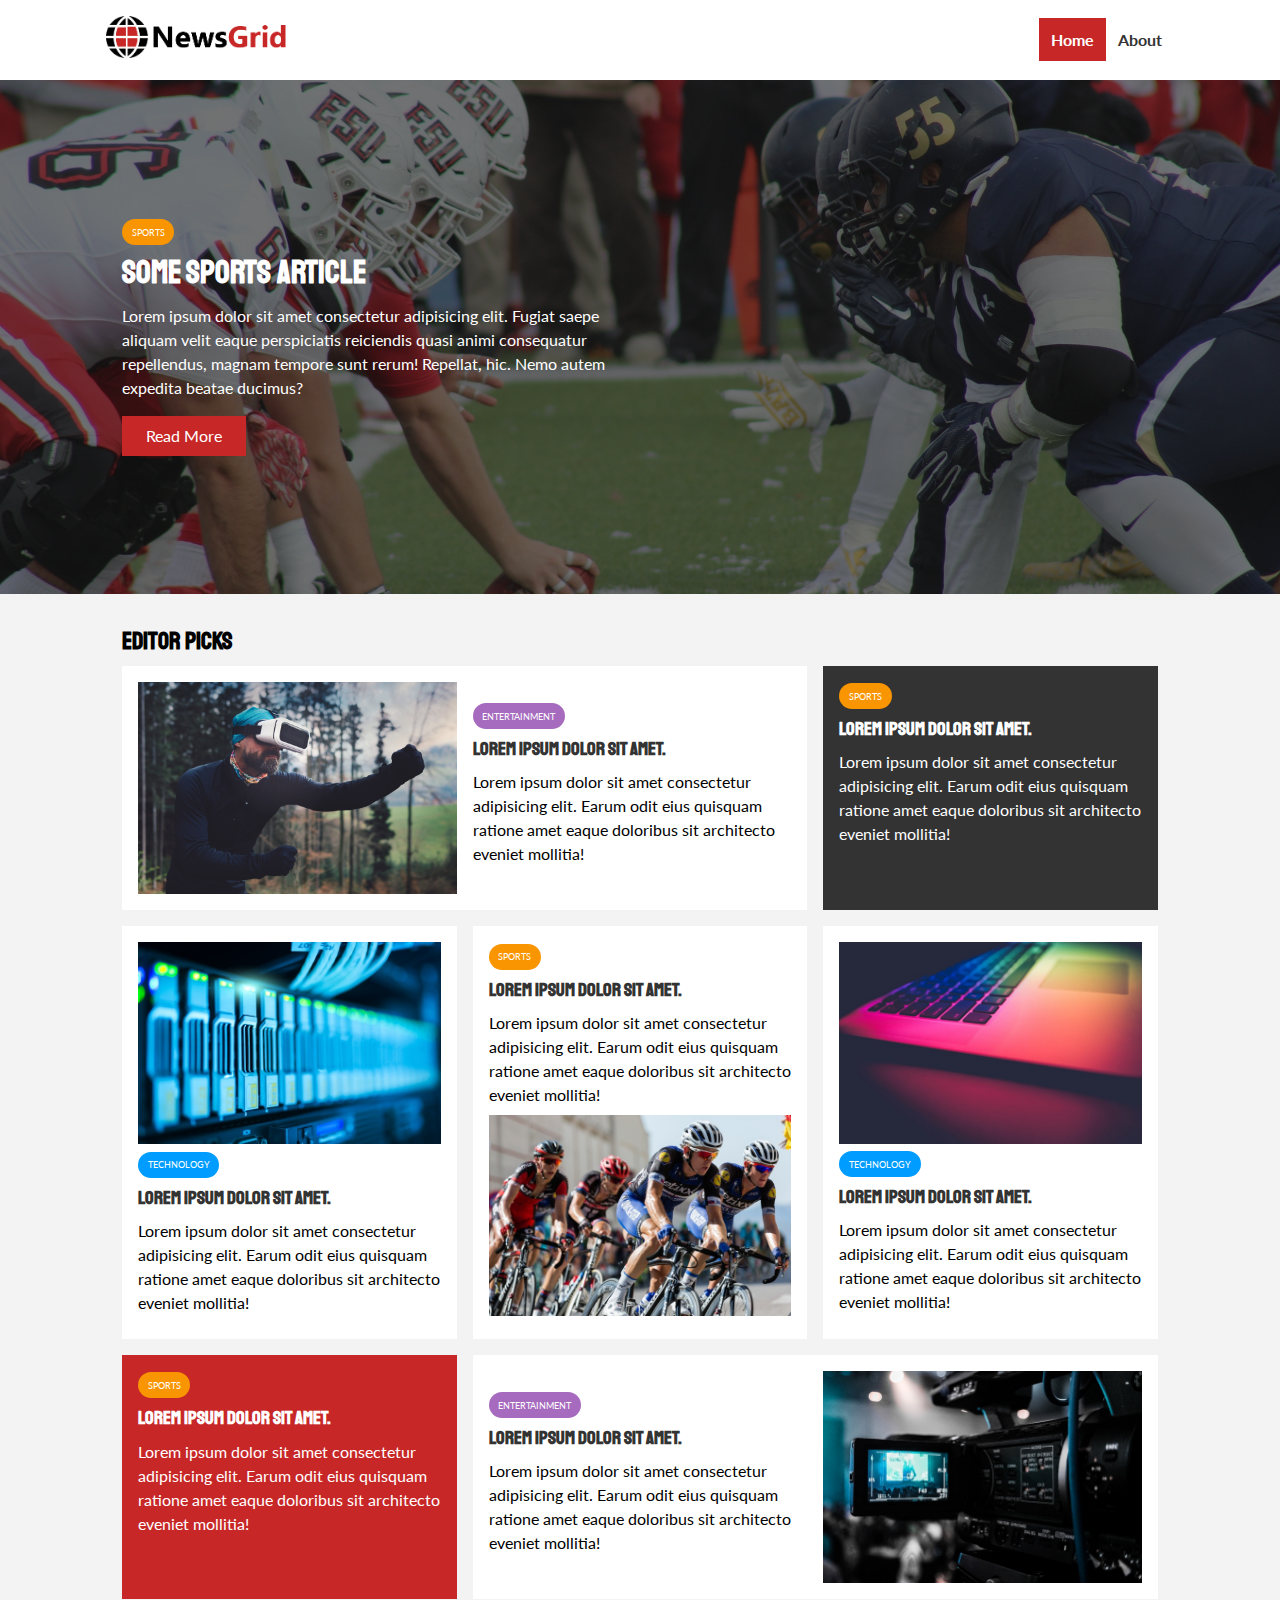
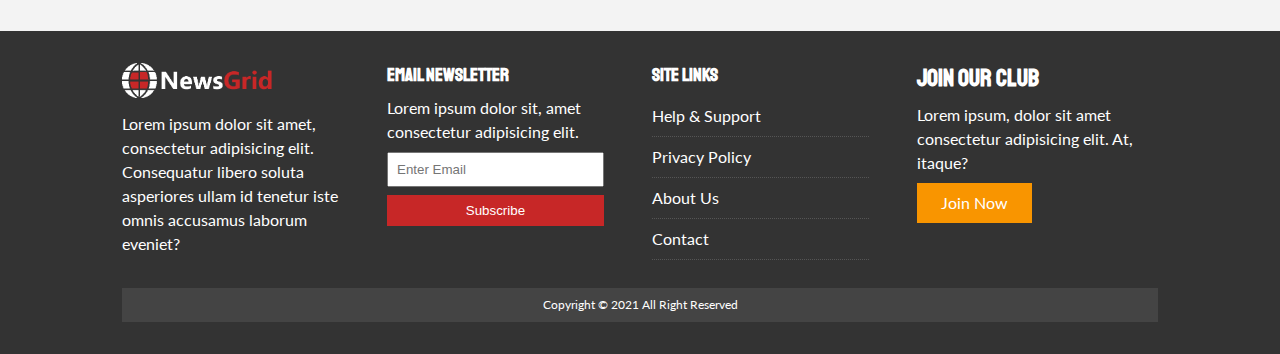
<file: index.html>
<!DOCTYPE html>
<html lang="en">
  <head>
    <meta charset="UTF-8" />
    <meta http-equiv="X-UA-Compatible" content="IE=edge" />
    <meta name="viewport" content="width=device-width, initial-scale=1.0" />

    <link
      rel="stylesheet"
      href="https://cdnjs.cloudflare.com/ajax/libs/font-awesome/6.0.0-beta2/css/all.min.css"
      integrity="sha512-YWzhKL2whUzgiheMoBFwW8CKV4qpHQAEuvilg9FAn5VJUDwKZZxkJNuGM4XkWuk94WCrrwslk8yWNGmY1EduTA=="
      crossorigin="anonymous"
      referrerpolicy="no-referrer"
    />
    <link rel="preconnect" href="https://fonts.googleapis.com" />
    <link rel="preconnect" href="https://fonts.gstatic.com" crossorigin />
    <link
      href="https://fonts.googleapis.com/css2?family=Lato:wght@300;400&family=Staatliches&display=swap"
      rel="stylesheet"
    />
    <link rel="stylesheet" href="./css/style.css" />
    <link
      rel="stylesheet"
      media="screen and (max-width: 768px)"
      href="./css/mobile.css"
    />
    <link rel="icon" type="image/png" href="./img/icon.png" />
    <title>NewsGrid | Latest News</title>
  </head>
  <body>
    <nav id="main-nav">
      <div class="container">
        <a href="./index.html">
          <img src="./img/logo.png" alt="NewsGrid" class="logo" />
        </a>
        <div class="social">
          <a href="#" target="_blank"><i class="fab fa-facebook fa-2x"></i></a>
          <a href="#" target="_blank"><i class="fab fa-twitter fa-2x"></i></a>
          <a href="#" target="_blank"><i class="fab fa-instagram fa-2x"></i></a>
          <a href="#" target="_blank"><i class="fab fa-youtube fa-2x"></i></a>
        </div>
        <ul>
          <li>
            <a class="current" href="index.html">Home</a>
          </li>
          <li>
            <a href="about.html">About</a>
          </li>
        </ul>
      </div>
    </nav>

    <!-- Showcase -->
    <header id="showcase">
      <div class="container">
        <div class="showcase-container">
          <div class="showcase-content">
            <div class="category category-sports">Sports</div>
            <h1>Some Sports Article</h1>
            <p>
              Lorem ipsum dolor sit amet consectetur adipisicing elit. Fugiat
              saepe aliquam velit eaque perspiciatis reiciendis quasi animi
              consequatur repellendus, magnam tempore sunt rerum! Repellat, hic.
              Nemo autem expedita beatae ducimus?
            </p>

            <a href="article.html" class="btn btn-primary">Read More</a>
          </div>
        </div>
      </div>
    </header>

    <!-- Home Articles -->
    <section id="home-articles" class="py-2">
      <div class="container">
        <h2>Editor Picks</h2>
        <div class="articles-container">
          <article class="card">
            <img src="./img/articles/ent1.jpg" alt="" />
            <div>
              <div class="category category-ent">Entertainment</div>
              <h3>
                <a href="article.html">Lorem ipsum dolor sit amet.</a>
              </h3>
              <p>
                Lorem ipsum dolor sit amet consectetur adipisicing elit. Earum
                odit eius quisquam ratione amet eaque doloribus sit architecto
                eveniet mollitia!
              </p>
            </div>
          </article>

          <article class="card bg-dark">
            <div class="category category-sports">Sports</div>
            <h3>
              <a href="article.html">Lorem ipsum dolor sit amet.</a>
            </h3>
            <p>
              Lorem ipsum dolor sit amet consectetur adipisicing elit. Earum
              odit eius quisquam ratione amet eaque doloribus sit architecto
              eveniet mollitia!
            </p>
          </article>

          <article class="card">
            <img src="./img/articles/tech1.jpg" alt="" />
            <div class="category category-tech">Technology</div>
            <h3>
              <a href="article.html">Lorem ipsum dolor sit amet.</a>
            </h3>
            <p>
              Lorem ipsum dolor sit amet consectetur adipisicing elit. Earum
              odit eius quisquam ratione amet eaque doloribus sit architecto
              eveniet mollitia!
            </p>
          </article>

          <article class="card">
            <div class="category category-sports">Sports</div>
            <h3>
              <a href="article.html">Lorem ipsum dolor sit amet.</a>
            </h3>
            <p>
              Lorem ipsum dolor sit amet consectetur adipisicing elit. Earum
              odit eius quisquam ratione amet eaque doloribus sit architecto
              eveniet mollitia!
            </p>
            <img src="./img/articles/sports1.jpg" alt="" />
          </article>

          <article class="card">
            <img src="./img/articles/tech2.jpg" alt="" />
            <div class="category category-tech">Technology</div>
            <h3>
              <a href="article.html">Lorem ipsum dolor sit amet.</a>
            </h3>
            <p>
              Lorem ipsum dolor sit amet consectetur adipisicing elit. Earum
              odit eius quisquam ratione amet eaque doloribus sit architecto
              eveniet mollitia!
            </p>
          </article>

          <article class="card bg-primary">
            <div class="category category-sports">Sports</div>
            <h3>
              <a href="article.html">Lorem ipsum dolor sit amet.</a>
            </h3>
            <p>
              Lorem ipsum dolor sit amet consectetur adipisicing elit. Earum
              odit eius quisquam ratione amet eaque doloribus sit architecto
              eveniet mollitia!
            </p>
          </article>

          <article class="card">
            <div>
              <div class="category category-ent">Entertainment</div>
              <h3>
                <a href="article.html">Lorem ipsum dolor sit amet.</a>
              </h3>
              <p>
                Lorem ipsum dolor sit amet consectetur adipisicing elit. Earum
                odit eius quisquam ratione amet eaque doloribus sit architecto
                eveniet mollitia!
              </p>
            </div>
            <img src="./img/articles/ent2.jpg" alt="" />
          </article>
        </div>
      </div>
    </section>

    <!-- Footer -->
    <footer id="main-footer" class="py-2">
      <div class="container footer-container">
        <div>
          <img src="./img/logo_light.png" alt="Newsgrid" />
          <p>
            Lorem ipsum dolor sit amet, consectetur adipisicing elit.
            Consequatur libero soluta asperiores ullam id tenetur iste omnis
            accusamus laborum eveniet?
          </p>
        </div>
        <div>
          <h3>Email Newsletter</h3>
          <p>Lorem ipsum dolor sit, amet consectetur adipisicing elit.</p>
          <form>
            <input type="email" placeholder="Enter Email" />
            <input type="submit" value="Subscribe" class="btn btn-primary" />
          </form>
        </div>
        <div>
          <h3>Site Links</h3>
          <ul class="list">
            <li><a href="#">Help & Support</a></li>
            <li><a href="#">Privacy Policy</a></li>
            <li><a href="#">About Us</a></li>
            <li><a href="#">Contact</a></li>
          </ul>
        </div>
        <div>
          <h2>Join Our Club</h2>
          <p>
            Lorem ipsum, dolor sit amet consectetur adipisicing elit. At,
            itaque?
          </p>
          <a href="#" class="btn btn-secondary">Join Now</a>
        </div>
        <div>Copyright &copy; 2021 All Right Reserved</div>
      </div>
    </footer>
  </body>
</html>
</file>
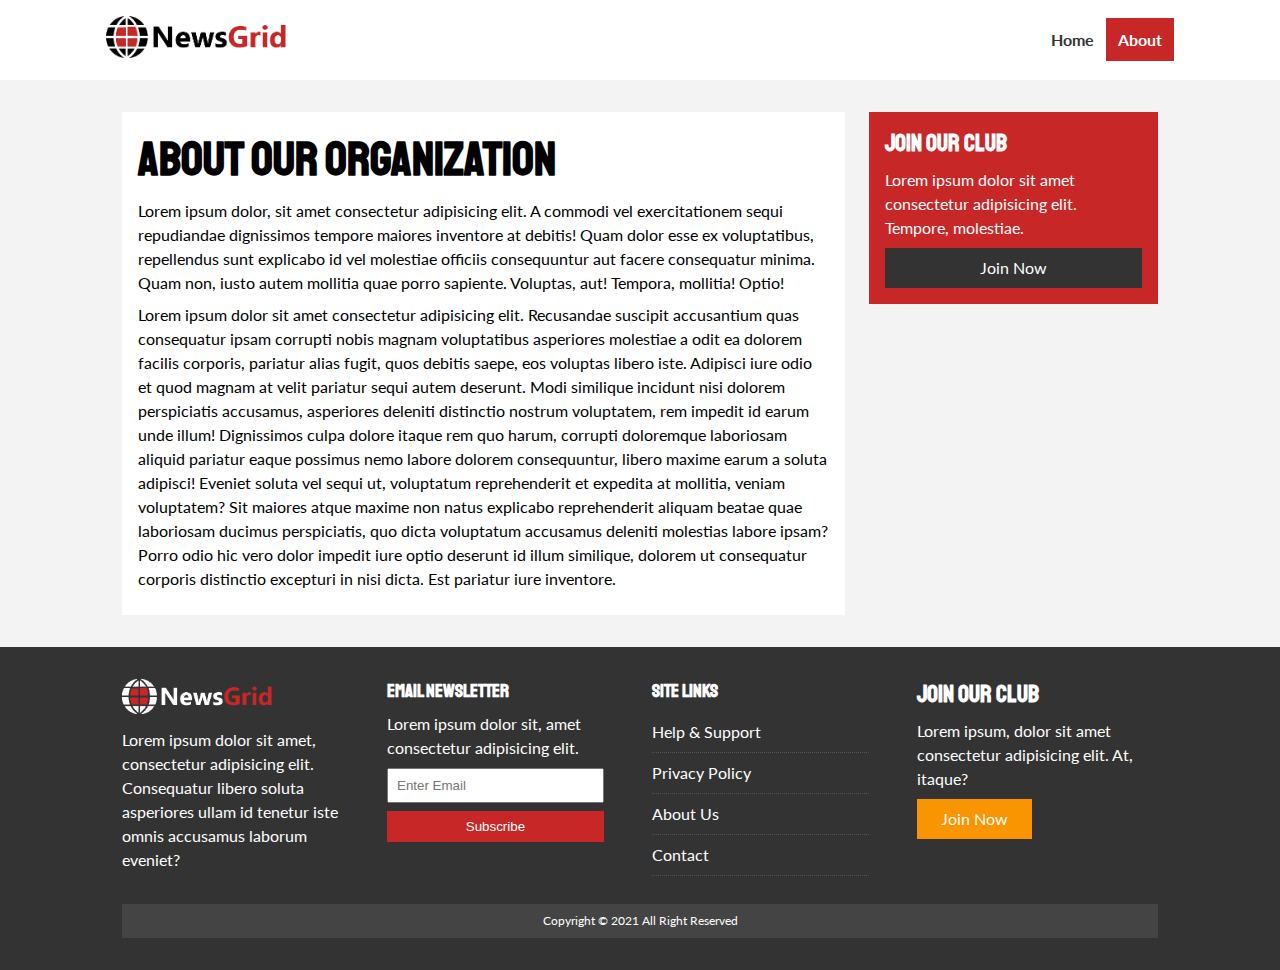
<file: about.html>
<!DOCTYPE html>
<html lang="en">
  <head>
    <meta charset="UTF-8" />
    <meta http-equiv="X-UA-Compatible" content="IE=edge" />
    <meta name="viewport" content="width=device-width, initial-scale=1.0" />

    <link
      rel="stylesheet"
      href="https://cdnjs.cloudflare.com/ajax/libs/font-awesome/6.0.0-beta2/css/all.min.css"
      integrity="sha512-YWzhKL2whUzgiheMoBFwW8CKV4qpHQAEuvilg9FAn5VJUDwKZZxkJNuGM4XkWuk94WCrrwslk8yWNGmY1EduTA=="
      crossorigin="anonymous"
      referrerpolicy="no-referrer"
    />
    <link rel="preconnect" href="https://fonts.googleapis.com" />
    <link rel="preconnect" href="https://fonts.gstatic.com" crossorigin />
    <link
      href="https://fonts.googleapis.com/css2?family=Lato:wght@300;400&family=Staatliches&display=swap"
      rel="stylesheet"
    />
    <link rel="stylesheet" href="./css/style.css" />
    <link
      rel="stylesheet"
      media="screen and (max-width: 768px)"
      href="./css/mobile.css"
    />
    <link rel="icon" type="image/png" href="./img/icon.png" />
    <title>NewsGrid | About</title>
  </head>
  <body>
    <nav id="main-nav">
      <div class="container">
        <a href="./index.html">
          <img src="./img/logo.png" alt="NewsGrid" class="logo" />
        </a>
        <div class="social">
          <a href="#" target="_blank"><i class="fab fa-facebook fa-2x"></i></a>
          <a href="#" target="_blank"><i class="fab fa-twitter fa-2x"></i></a>
          <a href="#" target="_blank"><i class="fab fa-instagram fa-2x"></i></a>
          <a href="#" target="_blank"><i class="fab fa-youtube fa-2x"></i></a>
        </div>
        <ul>
          <li>
            <a href="index.html">Home</a>
          </li>
          <li>
            <a class="current" href="about.html">About</a>
          </li>
        </ul>
      </div>
    </nav>

    <section id="about">
      <div class="container">
        <div class="page-container">
          <article class="card">
            <h1 class="l-heading">About Our Organization</h1>
            <p>
              Lorem ipsum dolor, sit amet consectetur adipisicing elit. A
              commodi vel exercitationem sequi repudiandae dignissimos tempore
              maiores inventore at debitis! Quam dolor esse ex voluptatibus,
              repellendus sunt explicabo id vel molestiae officiis consequuntur
              aut facere consequatur minima. Quam non, iusto autem mollitia quae
              porro sapiente. Voluptas, aut! Tempora, mollitia! Optio!
            </p>
            <p>
              Lorem ipsum dolor sit amet consectetur adipisicing elit.
              Recusandae suscipit accusantium quas consequatur ipsam corrupti
              nobis magnam voluptatibus asperiores molestiae a odit ea dolorem
              facilis corporis, pariatur alias fugit, quos debitis saepe, eos
              voluptas libero iste. Adipisci iure odio et quod magnam at velit
              pariatur sequi autem deserunt. Modi similique incidunt nisi
              dolorem perspiciatis accusamus, asperiores deleniti distinctio
              nostrum voluptatem, rem impedit id earum unde illum! Dignissimos
              culpa dolore itaque rem quo harum, corrupti doloremque laboriosam
              aliquid pariatur eaque possimus nemo labore dolorem consequuntur,
              libero maxime earum a soluta adipisci! Eveniet soluta vel sequi
              ut, voluptatum reprehenderit et expedita at mollitia, veniam
              voluptatem? Sit maiores atque maxime non natus explicabo
              reprehenderit aliquam beatae quae laboriosam ducimus perspiciatis,
              quo dicta voluptatum accusamus deleniti molestias labore ipsam?
              Porro odio hic vero dolor impedit iure optio deserunt id illum
              similique, dolorem ut consequatur corporis distinctio excepturi in
              nisi dicta. Est pariatur iure inventore.
            </p>
          </article>
          <aside class="card bg-primary">
            <h2>Join Our Club</h2>
            <p>
              Lorem ipsum dolor sit amet consectetur adipisicing elit. Tempore,
              molestiae.
            </p>
            <a href="#" class="btn btn-dark btn-block">Join Now</a>
          </aside>
        </div>
      </div>
    </section>

    <!-- Footer -->
    <footer id="main-footer" class="py-2">
      <div class="container footer-container">
        <div>
          <img src="./img/logo_light.png" alt="Newsgrid" />
          <p>
            Lorem ipsum dolor sit amet, consectetur adipisicing elit.
            Consequatur libero soluta asperiores ullam id tenetur iste omnis
            accusamus laborum eveniet?
          </p>
        </div>
        <div>
          <h3>Email Newsletter</h3>
          <p>Lorem ipsum dolor sit, amet consectetur adipisicing elit.</p>
          <form>
            <input type="email" placeholder="Enter Email" />
            <input type="submit" value="Subscribe" class="btn btn-primary" />
          </form>
        </div>
        <div>
          <h3>Site Links</h3>
          <ul class="list">
            <li><a href="#">Help & Support</a></li>
            <li><a href="#">Privacy Policy</a></li>
            <li><a href="#">About Us</a></li>
            <li><a href="#">Contact</a></li>
          </ul>
        </div>
        <div>
          <h2>Join Our Club</h2>
          <p>
            Lorem ipsum, dolor sit amet consectetur adipisicing elit. At,
            itaque?
          </p>
          <a href="#" class="btn btn-secondary">Join Now</a>
        </div>
        <div>Copyright &copy; 2021 All Right Reserved</div>
      </div>
    </footer>
  </body>
</html>
</file>
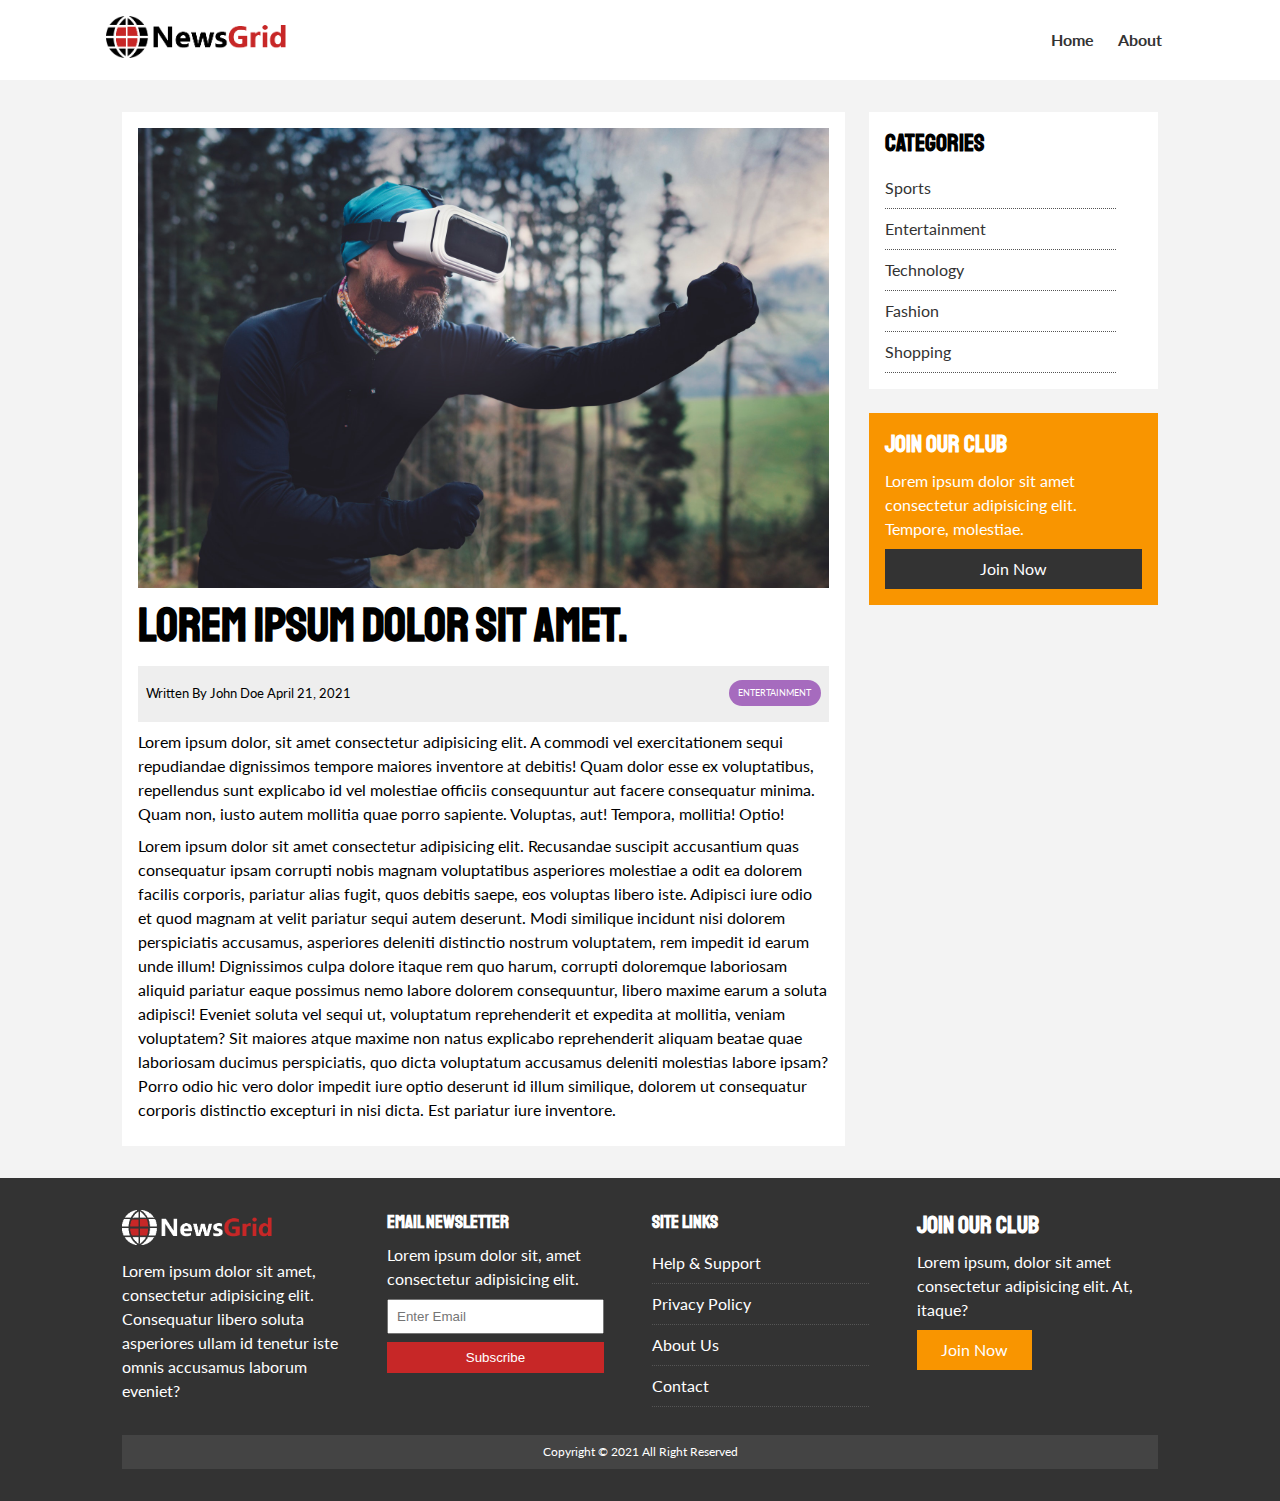
<file: article.html>
<!DOCTYPE html>
<html lang="en">
  <head>
    <meta charset="UTF-8" />
    <meta http-equiv="X-UA-Compatible" content="IE=edge" />
    <meta name="viewport" content="width=device-width, initial-scale=1.0" />

    <link
      rel="stylesheet"
      href="https://cdnjs.cloudflare.com/ajax/libs/font-awesome/6.0.0-beta2/css/all.min.css"
      integrity="sha512-YWzhKL2whUzgiheMoBFwW8CKV4qpHQAEuvilg9FAn5VJUDwKZZxkJNuGM4XkWuk94WCrrwslk8yWNGmY1EduTA=="
      crossorigin="anonymous"
      referrerpolicy="no-referrer"
    />
    <link rel="preconnect" href="https://fonts.googleapis.com" />
    <link rel="preconnect" href="https://fonts.gstatic.com" crossorigin />
    <link
      href="https://fonts.googleapis.com/css2?family=Lato:wght@300;400&family=Staatliches&display=swap"
      rel="stylesheet"
    />
    <link rel="stylesheet" href="./css/style.css" />
    <link
      rel="stylesheet"
      media="screen and (max-width: 768px)"
      href="./css/mobile.css"
    />

    <title>NewsGrid | Latest News</title>
  </head>
  <body>
    <nav id="main-nav">
      <div class="container">
        <a href="./index.html">
          <img src="./img/logo.png" alt="NewsGrid" class="logo" />
        </a>
        <div class="social">
          <a href="#" target="_blank"><i class="fab fa-facebook fa-2x"></i></a>
          <a href="#" target="_blank"><i class="fab fa-twitter fa-2x"></i></a>
          <a href="#" target="_blank"><i class="fab fa-instagram fa-2x"></i></a>
          <a href="#" target="_blank"><i class="fab fa-youtube fa-2x"></i></a>
        </div>
        <ul>
          <li>
            <a href="index.html">Home</a>
          </li>
          <li>
            <a href="about.html">About</a>
          </li>
        </ul>
      </div>
    </nav>

    <section id="article">
      <div class="container">
        <div class="page-container">
          <article class="card">
            <img src="./img/articles/ent1.jpg" alt="" />
            <h1 class="l-heading">Lorem ipsum dolor sit amet.</h1>
            <div class="meta">
              <small>
                <i class="fas fa-user"></i> Written By John Doe April 21, 2021
              </small>
              <div class="category category-ent">Entertainment</div>
            </div>
            <p>
              Lorem ipsum dolor, sit amet consectetur adipisicing elit. A
              commodi vel exercitationem sequi repudiandae dignissimos tempore
              maiores inventore at debitis! Quam dolor esse ex voluptatibus,
              repellendus sunt explicabo id vel molestiae officiis consequuntur
              aut facere consequatur minima. Quam non, iusto autem mollitia quae
              porro sapiente. Voluptas, aut! Tempora, mollitia! Optio!
            </p>
            <p>
              Lorem ipsum dolor sit amet consectetur adipisicing elit.
              Recusandae suscipit accusantium quas consequatur ipsam corrupti
              nobis magnam voluptatibus asperiores molestiae a odit ea dolorem
              facilis corporis, pariatur alias fugit, quos debitis saepe, eos
              voluptas libero iste. Adipisci iure odio et quod magnam at velit
              pariatur sequi autem deserunt. Modi similique incidunt nisi
              dolorem perspiciatis accusamus, asperiores deleniti distinctio
              nostrum voluptatem, rem impedit id earum unde illum! Dignissimos
              culpa dolore itaque rem quo harum, corrupti doloremque laboriosam
              aliquid pariatur eaque possimus nemo labore dolorem consequuntur,
              libero maxime earum a soluta adipisci! Eveniet soluta vel sequi
              ut, voluptatum reprehenderit et expedita at mollitia, veniam
              voluptatem? Sit maiores atque maxime non natus explicabo
              reprehenderit aliquam beatae quae laboriosam ducimus perspiciatis,
              quo dicta voluptatum accusamus deleniti molestias labore ipsam?
              Porro odio hic vero dolor impedit iure optio deserunt id illum
              similique, dolorem ut consequatur corporis distinctio excepturi in
              nisi dicta. Est pariatur iure inventore.
            </p>
          </article>
          <aside id="categories" class="card">
            <h2>Categories</h2>
            <ul class="list">
              <li>
                <a href="#"><i class="fas fa-chevron-right"></i> Sports</a>
              </li>
              <li>
                <a href="#"
                  ><i class="fas fa-chevron-right"></i> Entertainment</a
                >
              </li>
              <li>
                <a href="#"><i class="fas fa-chevron-right"></i> Technology</a>
              </li>
              <li>
                <a href="#"><i class="fas fa-chevron-right"></i> Fashion</a>
              </li>
              <li>
                <a href="#"><i class="fas fa-chevron-right"></i> Shopping</a>
              </li>
            </ul>
          </aside>

          <aside class="card bg-secondary">
            <h2>Join Our Club</h2>
            <p>
              Lorem ipsum dolor sit amet consectetur adipisicing elit. Tempore,
              molestiae.
            </p>
            <a href="#" class="btn btn-dark btn-block">Join Now</a>
          </aside>
        </div>
      </div>
    </section>

    <!-- Footer -->
    <footer id="main-footer" class="py-2">
      <div class="container footer-container">
        <div>
          <img src="./img/logo_light.png" alt="Newsgrid" />
          <p>
            Lorem ipsum dolor sit amet, consectetur adipisicing elit.
            Consequatur libero soluta asperiores ullam id tenetur iste omnis
            accusamus laborum eveniet?
          </p>
        </div>
        <div>
          <h3>Email Newsletter</h3>
          <p>Lorem ipsum dolor sit, amet consectetur adipisicing elit.</p>
          <form>
            <input type="email" placeholder="Enter Email" />
            <input type="submit" value="Subscribe" class="btn btn-primary" />
          </form>
        </div>
        <div>
          <h3>Site Links</h3>
          <ul class="list">
            <li><a href="#">Help & Support</a></li>
            <li><a href="#">Privacy Policy</a></li>
            <li><a href="#">About Us</a></li>
            <li><a href="#">Contact</a></li>
          </ul>
        </div>
        <div>
          <h2>Join Our Club</h2>
          <p>
            Lorem ipsum, dolor sit amet consectetur adipisicing elit. At,
            itaque?
          </p>
          <a href="#" class="btn btn-secondary">Join Now</a>
        </div>
        <div>Copyright &copy; 2021 All Right Reserved</div>
      </div>
    </footer>
  </body>
</html>
</file>
<file: css/style.css>
:root {
  --primary-color: #c72727;
  --secondary-color: #f99500;
  --light-color: #f3f3f3;
  --dark-color: #333;
  --max-width: 1100px;
}

.category {
  --sports-color: #f99500;
  --ent-color: #a66bbe;
  --tech-color: #009cff;
}

* {
  margin: 0;
  padding: 0;
  box-sizing: border-box;
}

body {
  font-family: "Lato", sans-serif;
  line-height: 1.5;
  background: var(--light-color);
}

a {
  color: #333;
  text-decoration: none;
}

ul {
  list-style: none;
}

p {
  margin: 0.5rem 0;
}

img {
  width: 100%;
}

h1,
h2,
h3,
h4,
h5,
h5 {
  font-family: "Staatliches", cursive;
  margin-bottom: 0.55rem;
  line-height: 1.3;
}

/* Utility */
.container {
  max-width: var(--max-width);
  margin: auto;
  padding: 0 2rem;
  overflow: hidden;
}

.category {
  display: inline-block;
  color: #fff;
  font-size: 0.55rem;
  text-transform: uppercase;
  padding: 0.4rem 0.6rem;
  border-radius: 15px;
  margin-bottom: 0.5rem;
}

.category-sports {
  background: var(--sports-color);
}
.category-ent {
  background: var(--ent-color);
}
.category-tech {
  background: var(--tech-color);
}

.btn {
  display: inline-block;
  border: none;
  background: var(--dark-color);
  color: #fff;
  padding: 0.5rem 1.5rem;
}

.btn-light {
  background: var(--light-color);
}
.btn-primary {
  background: var(--primary-color);
}
.btn-secondary {
  background: var(--secondary-color);
}

.btn:hover {
  opacity: 0.9;
}

.btn-block {
  display: block;
  width: 100%;
  text-align: center;
}

.card {
  background: #fff;
  padding: 1rem;
}

.bg-dark {
  background: var(--dark-color);
  color: #fff;
}
.bg-primary {
  background: var(--primary-color);
  color: #fff;
}
.bg-secondary {
  background: var(--secondary-color);
  color: #fff;
}
.py-1 {
  padding: 1.5rem 0;
}
.py-2 {
  padding: 2rem 0;
}
.py-3 {
  padding: 3rem 0;
}
.p-1 {
  padding: 1.5rem;
}
.p-2 {
  padding: 2rem;
}
.p-3 {
  padding: 3rem;
}

.l-heading {
  font-size: 3rem;
}

.bg-dark h1,
.bg-dark h2,
.bg-dark h3,
.bg-dark a,
.bg-primary h1,
.bg-primary h2,
.bg-primary h3,
.bg-primary a,
.bg-secondary h1,
.bg-secondary h2,
.bg-secondary h3,
.bg-secondary a {
  color: #fff;
}

.list li {
  padding: 0.5rem 0;
  border-bottom: #555 dotted 1px;
  width: 90%;
}

.list li a:hover {
  color: var(--primary-color) !important;
}

/* Inner page grid container */
.page-container {
  display: grid;
  grid-template-columns: 5fr 2fr;
  margin: 2rem 0;
  gap: 1.5rem;
}

.page-container > *:first-child {
  grid-row: span 3;
}

/* Navigation */
#main-nav {
  background: #fff;
  position: sticky;
  top: 0;
  z-index: 2;
}

#main-nav .container {
  display: grid;
  grid-template-columns: 6fr 3fr 2fr;
  padding: 1rem;
  align-items: center;
}

#main-nav .logo {
  width: 180px;
}

#main-nav ul {
  justify-self: end;
  display: flex;
}

#main-nav ul li a {
  padding: 0.75rem;
  font-weight: bold;
}

#main-nav ul li a.current {
  background: var(--primary-color);
  color: #fff;
}

#main-nav ul li a:hover {
  background: var(--light-color);
  color: var(--dark-color);
}

#main-nav .social {
  justify-self: center;
}

#main-nav .social i {
  color: #777;
  margin-right: 0.75rem;
}

/* Showcase */
#showcase {
  color: #fff;
  background: url(../img/featured.jpg) no-repeat center center/cover;
  box-shadow: inset 0 0 0 100vh rgba(20, 20, 20, 0.6);
  padding: 2rem;
}

#showcase .showcase-container {
  display: grid;
  grid-template-columns: repeat(2, 1fr);
  justify-content: center;
  align-items: center;
  height: 50vh;
}

#showcase .showcase-content p {
  margin-bottom: 1rem;
}

/* Home Articles */
#home-articles .articles-container {
  display: grid;
  grid-template-columns: repeat(3, 1fr);
  gap: 1rem;
}

#home-articles .articles-container > *:first-child,
#home-articles .articles-container > *:last-child {
  display: grid;
  grid-template-columns: repeat(2, 1fr);
  gap: 1rem;
  grid-column: span 2;
  align-items: center;
}

/* Articles */
#article .meta {
  display: flex;
  justify-content: space-between;
  align-items: center;
  background: #eee;
  padding: 0.5rem;
}

#article .meta .category {
  margin-top: 0.4rem;
}

/* Footer */
#main-footer {
  background: var(--dark-color);
  color: #fff;
}

#main-footer img {
  width: 150px;
}

#main-footer a {
  color: #fff;
}

#main-footer .footer-container {
  display: grid;
  grid-template-columns: repeat(4, 1fr);
  gap: 1.5rem;
}

#main-footer .footer-container > *:last-child {
  grid-column: span 4;
  background: #444;
  text-align: center;
  padding: 0.5rem;
  font-size: 0.75rem;
}

#main-footer .footer-container input[type="email"] {
  width: 90%;
  padding: 0.5rem;
  margin-bottom: 0.5rem;
}

#main-footer .footer-container input[type="submit"] {
  width: 90%;
}
</file>
<file: css/mobile.css>
/* Navigation */
#main-nav .social {
  display: none;
}

#main-nav .container {
  grid-template-columns: 1fr;
  gap: 1.2rem;
}

#main-nav ul,
#main-nav a {
  justify-self: center;
}

#main-nav ul li a {
  padding: 0.5rem;
}

#home-articles .articles-container {
  grid-template-columns: repeat(2, 1fr);
}

@media (max-width: 600px) {
  /* Stack Grid Items */
  #showcase .showcase-container,
  #home-articles .articles-container,
  #main-footer .footer-container {
    grid-template-columns: 1fr;
  }
  #home-articles .articles-container > *:first-child,
  #home-articles .articles-container > *:last-child {
    grid-template-columns: 1fr;
    grid-column: unset;
  }

  #main-footer .footer-container > *:last-child {
    grid-column: unset;
  }

  #main-footer .footer-container > *:first-child,
  #main-footer .footer-container > *:nth-child(2) {
    border-bottom: #444 dotted 1px;
    padding-bottom: 1rem;
  }

  .page-container {
    grid-template-columns: 1fr;
    text-align: center;
  }

  .page-container > *:first-child {
    grid-row: unset;
  }

  .l-heading {
    font-size: 2rem;
  }
}
</file>
